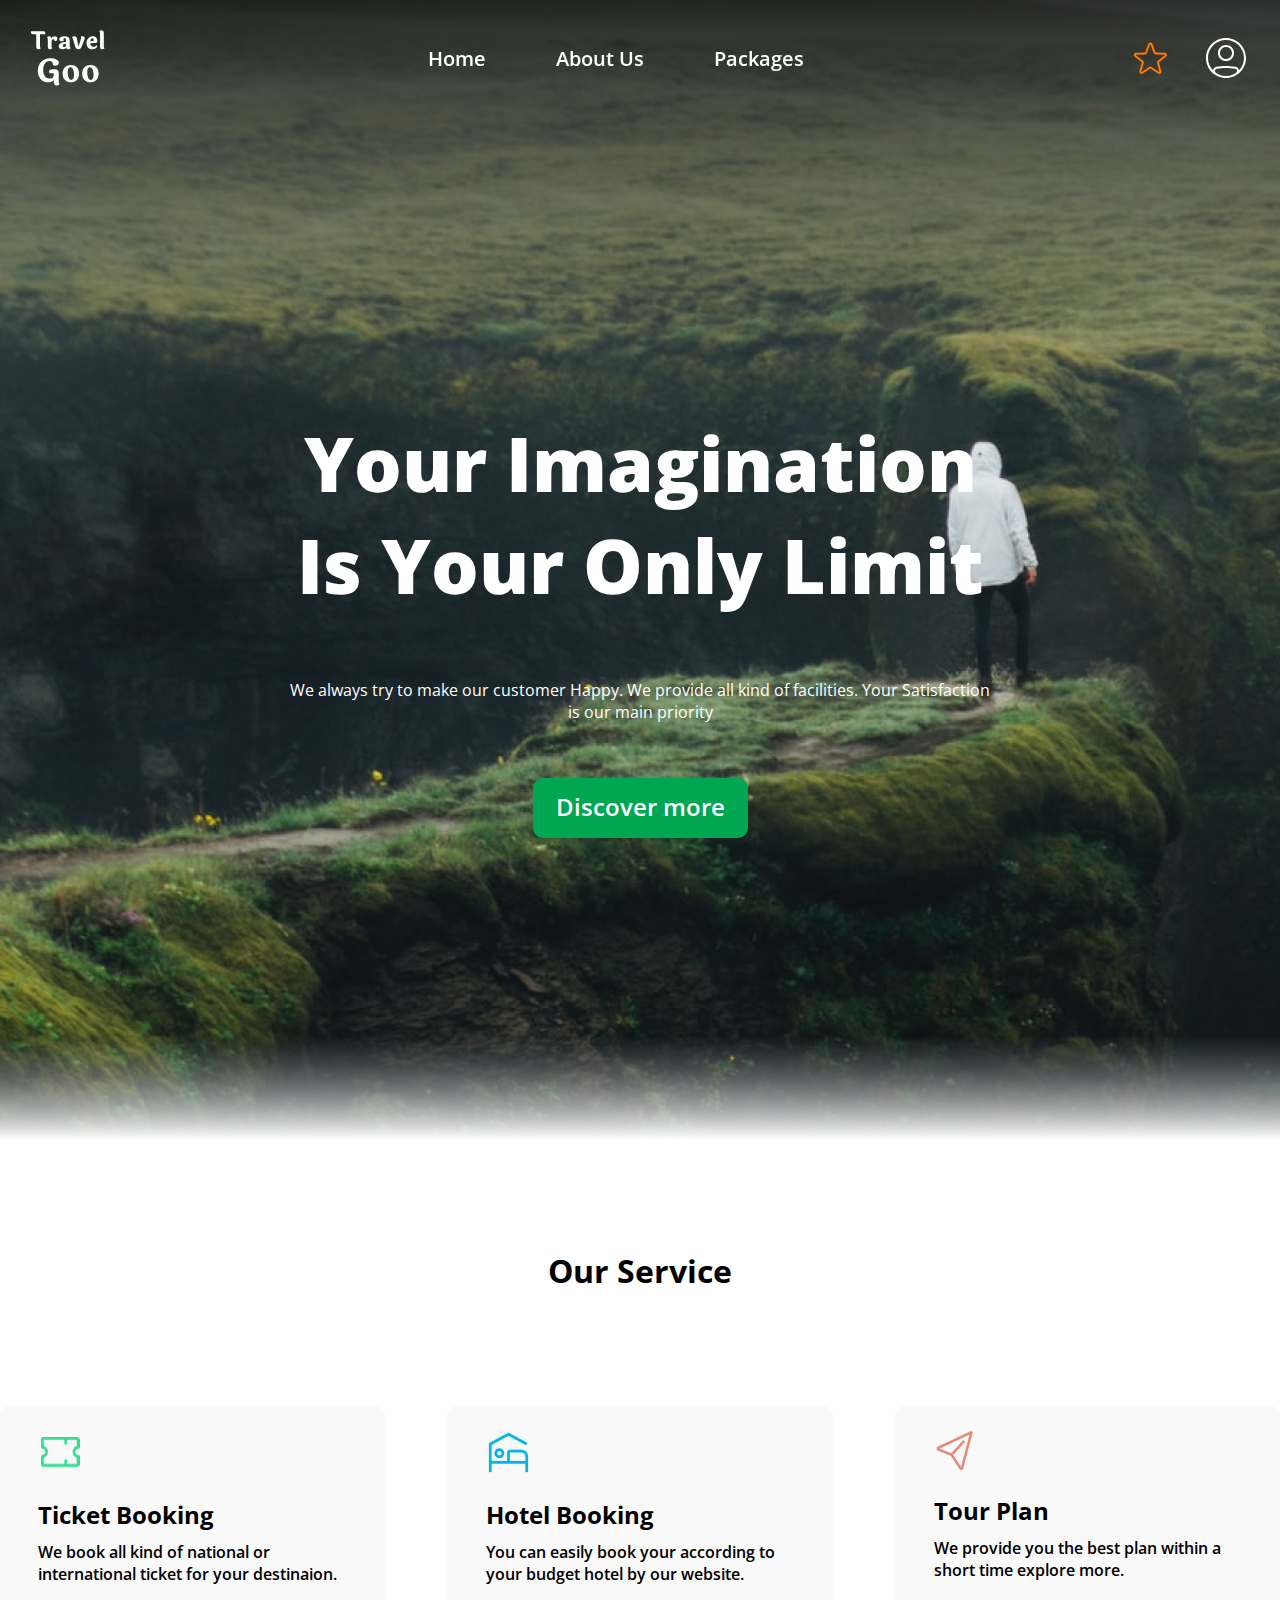
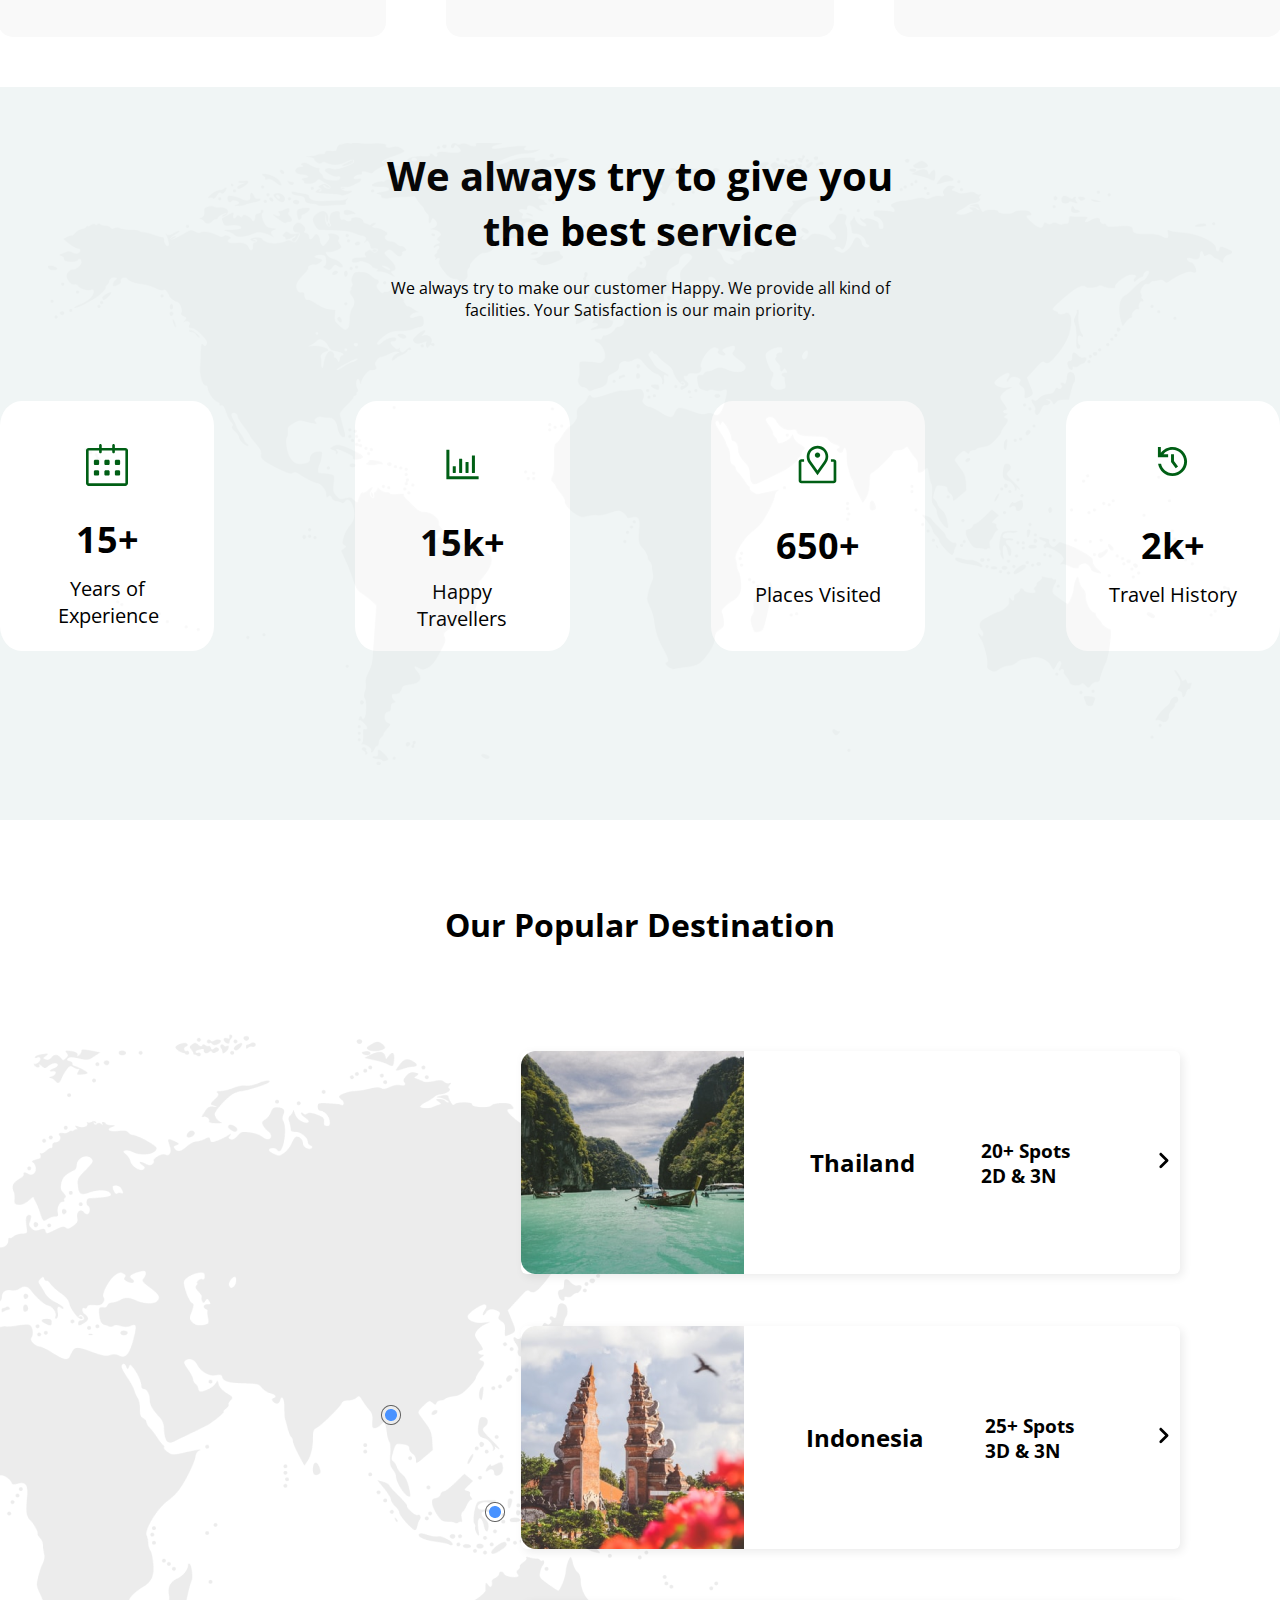
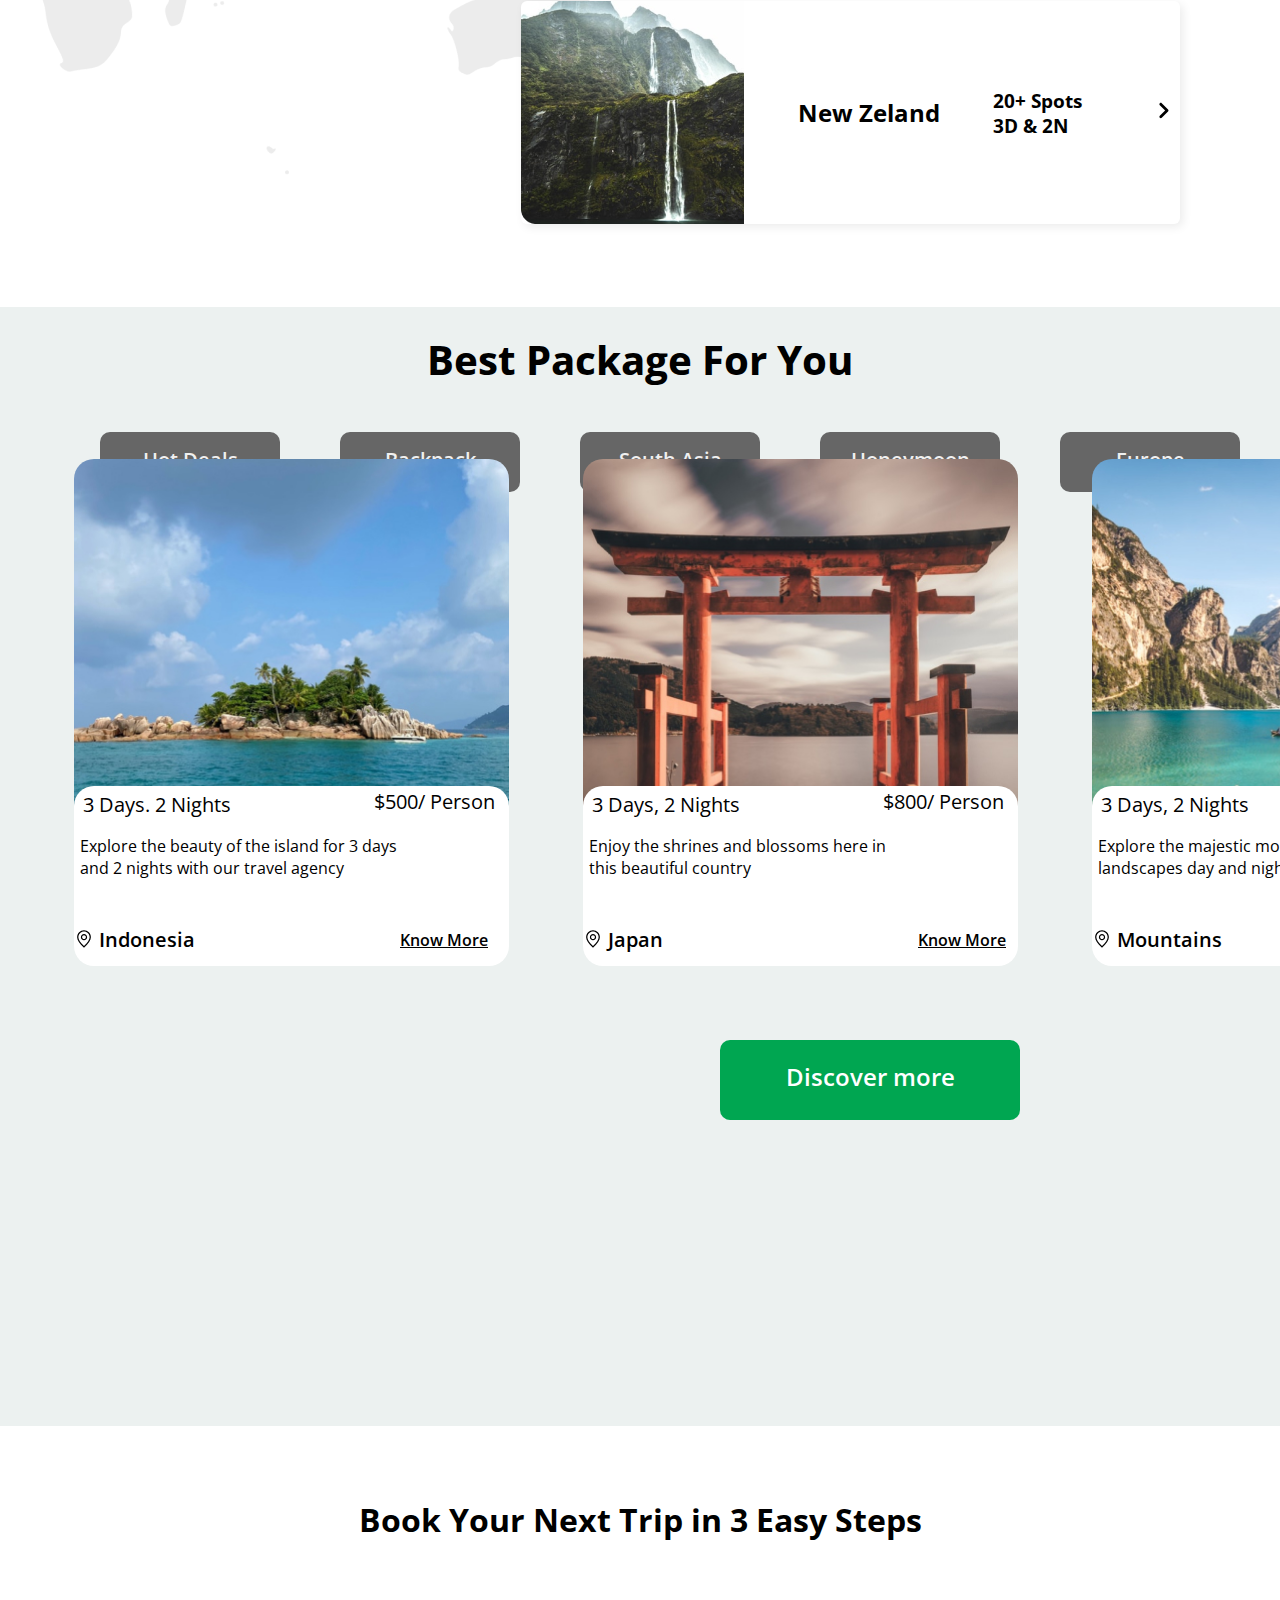
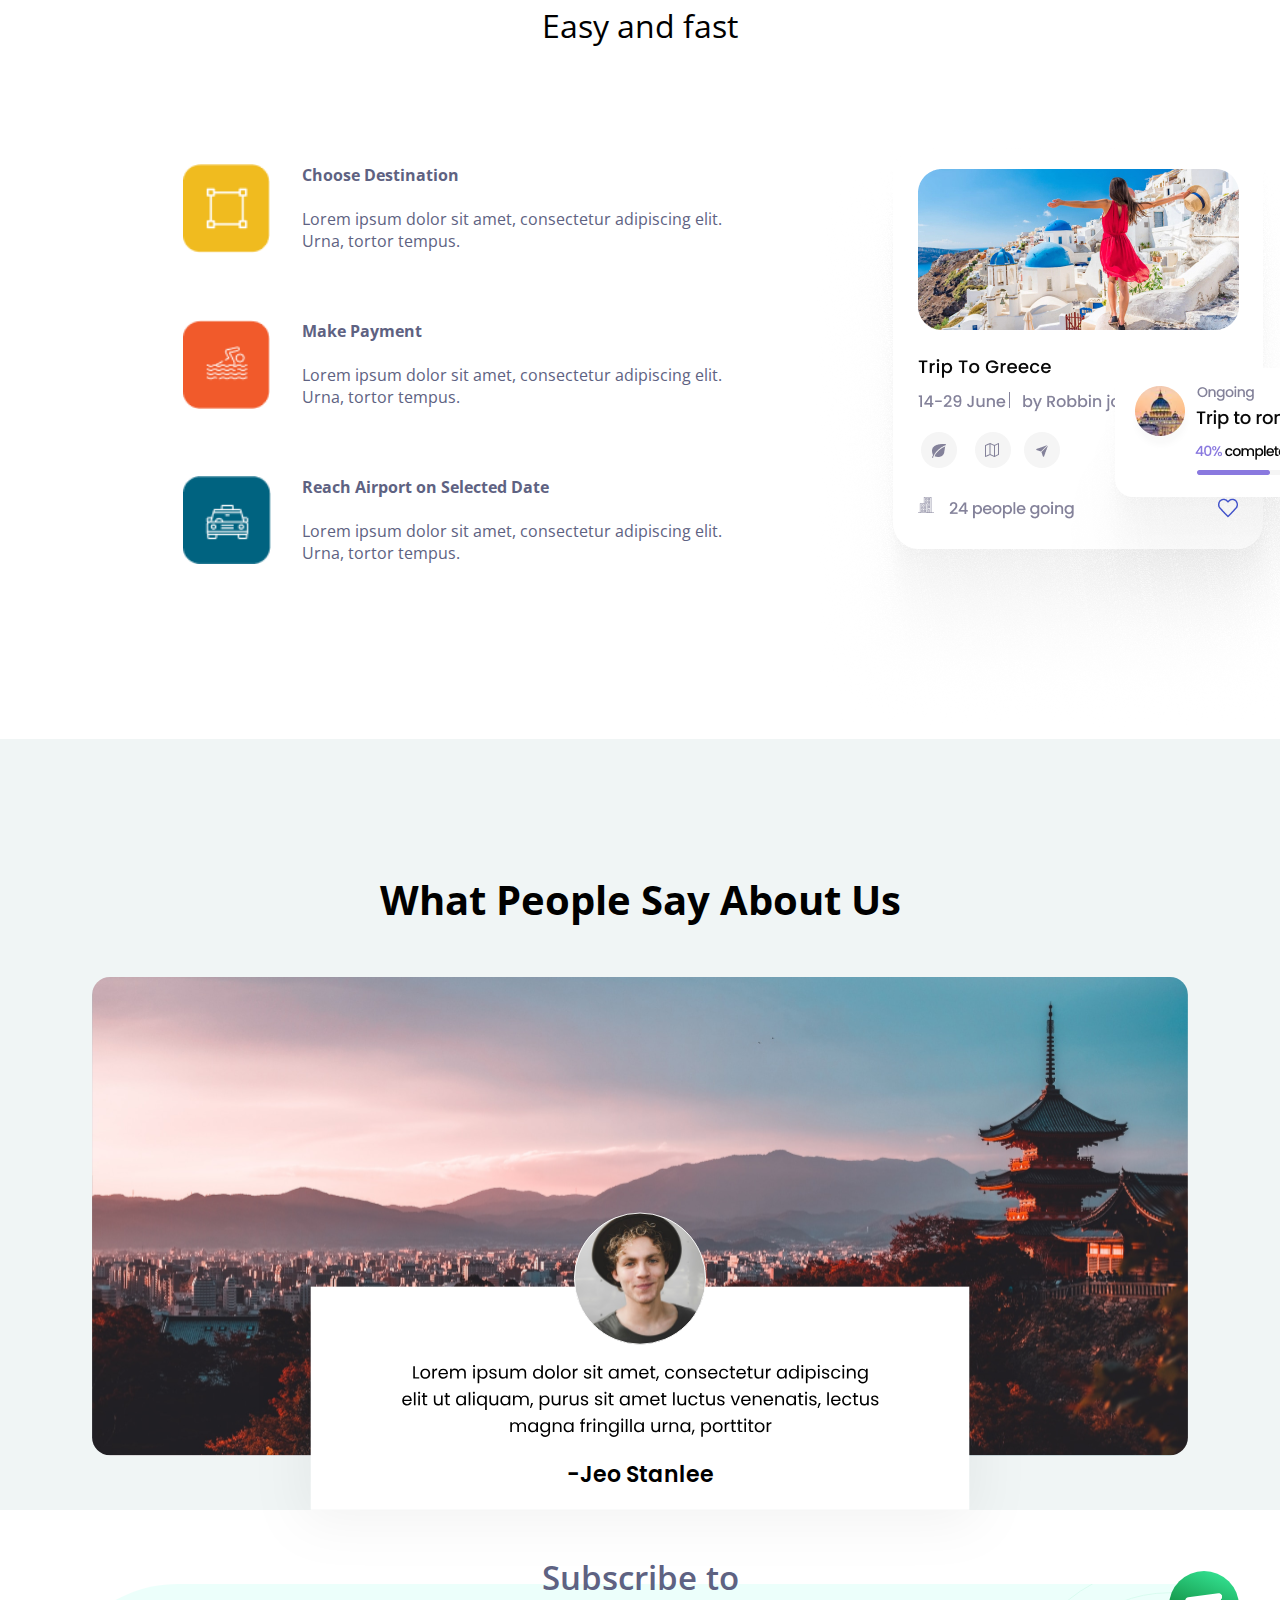
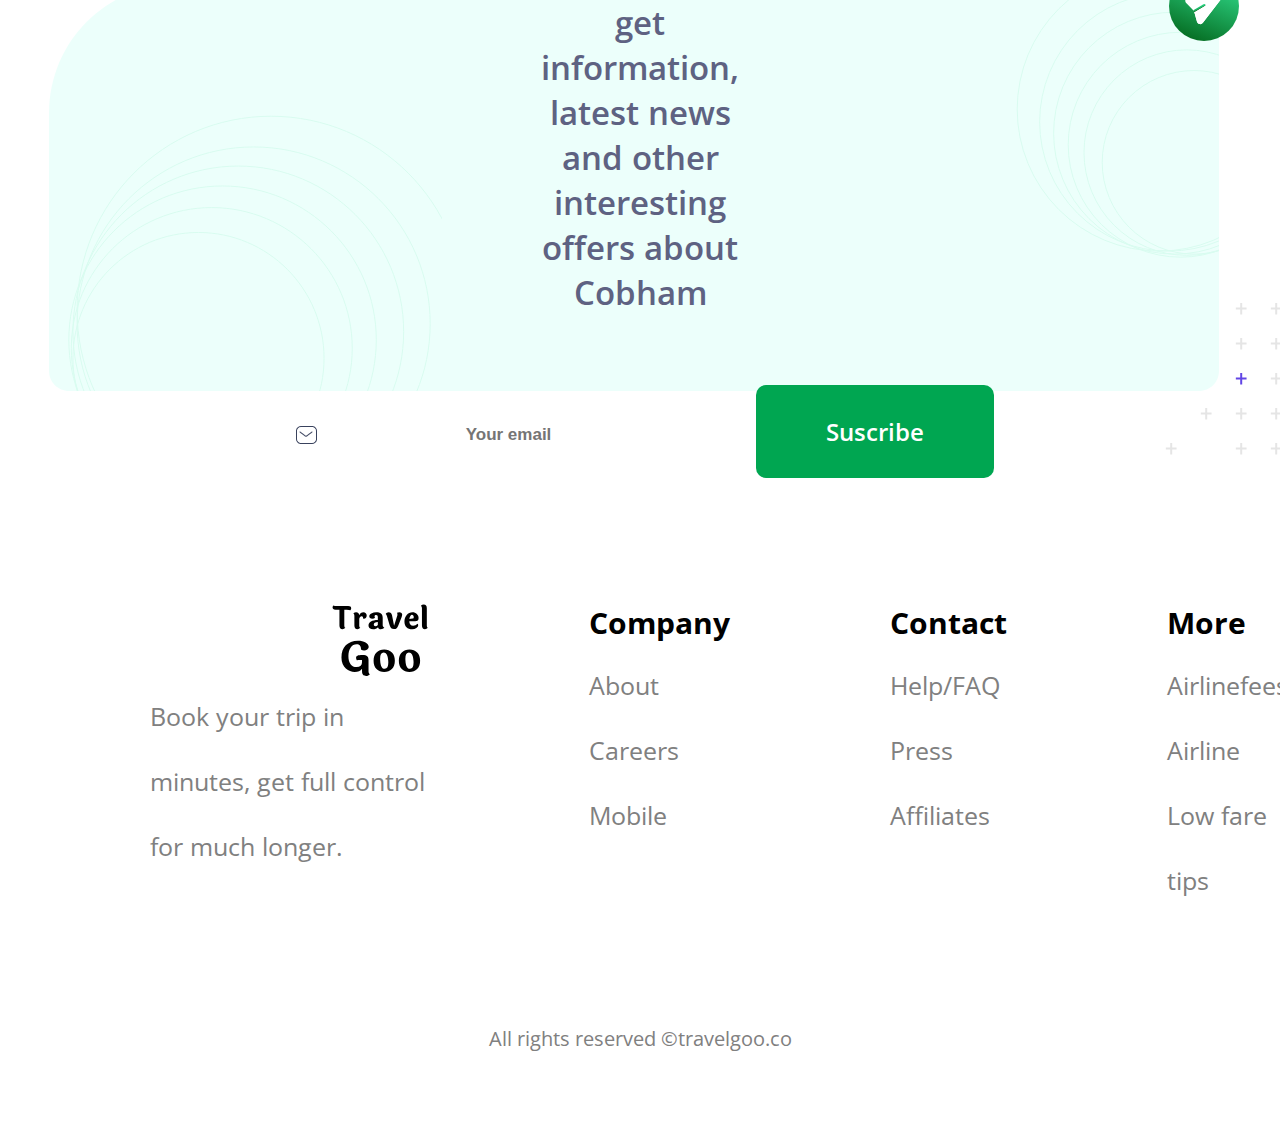
<file: index.html>
<!DOCTYPE html>
<html lang="es-MX">

<head>
    <meta charset="UTF-8">
    <meta name="viewport" content="width=device-width, initial-scale=1.0">
    <link rel="stylesheet" href="css/travel.css">
    <title>Travel Segundo Parcial</title>
</head>


<body>
    <header>
        <div class="logo">
            <img src="img/logo.svg" alt="Logotipo de Travel Goo" />
        </div>
        <div class="menu">
            <ul>
                <li><a href="#">Home</a></li>
                <li><a href="#">About Us</a></li>
                <li><a href="#">Packages</a></li>
            </ul>
        </div>
        <div class="actions">
            <a href="#">
                <img src="img/favorite-icon.svg" alt="" />
            </a>
            <a href="#">
                <img src="img/login-icon.svg" alt="" />
            </a>
        </div>
    </header>
    <div class="headerBackground"></div>
    <div class="hero">
        <div class="hero_description_Vignete">
            <div class="hero_description">
                <h1>Your Imagination Is
                    Your Only Limit</h1>
                <p>We always try to make our customer Happy. We provide all kind of facilities.
                    Your Satisfaction is our main priority</p>
                <a href="#" class="btn_green">Discover more</a>
            </div>
        </div>
    </div>

    <div class="container">
        <h1>Our Service</h1>
        <div class="services">
            <div class="service-box">
                <div class="Espacios">
                    <div>
                        <img class="Ticket" src="img/Ticketotrave.png">
                    </div>
                    <div class="Text-o">
                        <h4>
                            <span>Ticket Booking</span>
                        </h4>
                        <div>
                            <div class="leyendaChikita"> We book all kind of national or international
                                ticket for your destinaion.
                            </div>
                        </div>
                    </div>
                </div>
            </div>
            <div class="service-box">
                <div class="Espacios">
                    <div>
                        <img src="img/carbon_hotel.png">
                    </div>
                    <div class="Text-o">
                        <h4>
                            <span>Hotel Booking</span>
                        </h4>
                        <div>
                            <div class="leyendaChikita"> You can easily book your according to your
                                budget hotel by our website.
                            </div>
                        </div>
                    </div>
                </div>
            </div>
            <div class="service-box">
                <div class="Espacios">
                    <div>
                        <img src="img/cil_paper-plane.png">
                    </div>
                    <div class="Text-o">
                        <h4>
                            <span>Tour Plan</span>
                        </h4>
                        <div>
                            <div class="leyendaChikita"> We provide you the best plan within a short
                                time explore more.
                            </div>
                        </div>
                    </div>
                </div>
            </div>
        </div>
    </div>
    <div class="service_section">
        <img src="img/mapa_mundi.svg" alt="" class="map_background_best_service">
        <div class="service">
            <div class="service_description">
                <h2>We always try to give you the best service</h2>
                <p>We always try to make our customer Happy. We provide all kind of
                    facilities. Your Satisfaction is our main priority.</p>
            </div>
        </div>
        <div class="service_information">
            <div class="calendar">
                <img src="img/calendar_icon.svg" alt="">
                <h2>15+</h2>
                <p>Years of Experience</p>
            </div>
            <div class="stadistics">
                <img src="img/stadistics_icon.svg" alt="">
                <h2>15k+</h2>
                <p>Happy Travellers</p>
            </div>
            <div class="maps">
                <img src="img/map_icon.svg" alt="">
                <h2>650+</h2>
                <p>Places Visited</p>
            </div>
            <div class="historys">
                <img src="img/history_icon.svg" alt="">
                <h2>2k+</h2>
                <p>Travel History</p>
            </div>
        </div>
    </div>

    <div class="popular">
        <center>
            <h1>Our Popular Destination</h1>
        </center>
        <div class="cajita">
            <div>
                <img src="img/thailand.png" alt="img" width="223" height="223">
                <h2>Thailand</h2>
                <h3 class="desc"> 20+ Spots 2D & 3N</h3>
                <a href="#" class="gothailand">
                    <img src="img/go-click.svg" alt="">
                </a>
            </div>
            <div>
                <img src="img/indonesia.png" alt="" width="223" height="223">
                <h2>Indonesia</h2>
                <h3 class="desc"> 25+ Spots 3D & 3N</h3>
                <a href="#" class="goindonesia">
                    <img src="img/go-click.svg" alt="">
                </a>
            </div>
            <div>
                <img src="img/new.png" alt="" width="223" height="223">
                <h2>New Zeland</h2>
                <h3 class="desc"> 20+ Spots 3D & 2N</h3>
                <a href="#" class="gonew">
                    <img src="img/go-click.svg" alt="">
                </a>
            </div>
        </div>
    </div>

    <div class="Packages">
        <h1>Best Package For You</h1>

        <div class="Bottoms">
            <a href="#" class="btn_gray">Hot Deals</a>
            <a href="#" class="btn_gray">Backpack</a>
            <a href="#" class="btn_gray">South Asia</a>
            <a href="#" class="btn_gray">Honeymoon</a>
            <a href="#" class="btn_gray">Europe</a>
            <a href="#" class="btn_gray">More</a>
        </div>

        <div class="Container">

            <div class="Places">
                <img src="/img/isla.jpg" alt="">
                <div class="white_container">
                    <h1>3 Days. 2 Nights</h1>
                    <h2>$500/ Person</h2>
                    <p>Explore the beauty of the island for 3 days<br> and 2 nights with our travel agency</p>
                    <div class="Text">
                        <img src="/img/location_mark.svg" alt="">
                        <h3>Indonesia</h3>
                        <h4><a href="#">Know More</a></h4>
                    </div>
                </div>
            </div>

            <div class="Places">
                <img src="/img/japan.jpg" alt="">
                <div class="white_container">
                    <h1>3 Days, 2 Nights</h1>
                    <h2>$800/ Person</h2>
                    <p>Enjoy the shrines and blossoms here in<br> this beautiful country</p>
                    <div class="Text">
                        <img src="/img/location_mark.svg" alt="">
                        <h3>Japan</h3>
                        <h5><a href="#" class="Know_More">Know More</a></h5>
                    </div>
                </div>
            </div>
            <div class="Places">
                <img src="/img/mountains.jpg" alt="">
                <div class="white_container">
                    <h1>3 Days, 2 Nights</h1>
                    <h2>$600/ Person</h2>
                    <p>Explore the majestic mountains and<br> landscapes day and night</p>
                    <div class="Text">
                        <img src="/img/location_mark.svg" alt="">
                        <h3>Mountains</h3>
                        <h4><a href="#">Know More</a></h4>
                    </div>
                </div>
            </div>
        </div>
        <div class="Bottoms">
            <a href="#" class="btn_green3">Discover more</a>
        </div>
    </div>
    <div class="prisionparacajas">
        <div class="Ventajas_signo_de_interrogacion">
            <h1>Book Your Next Trip in 3 Easy Steps</h1>
            <p>Easy and fast</p>
            <div class="OtraClaseNoma">
                <div class="Destination">
                    <div class="contenido_chistoso">
                        <div class="imagengege">
                            <img src="img/GroupBook1.png" />
                        </div>
                        <div style="margin-left: 25px;">
                            <p style="justify-content: right;">
                            <h2>Choose Destination</h2><br>
                            Lorem ipsum dolor sit amet, consectetur
                            adipiscing elit. Urna, tortor tempus.</p>
                        </div>
                    </div>
                    <div class="contenido_chistoso">
                        <div class="imagengege">
                            <img src="img/GroupBook2.png" />
                        </div>
                        <div style="margin-left: 25px;">
                            <p style="justify-content: right;">
                            <h2>Make Payment</h2><br>
                            Lorem ipsum dolor sit amet, consectetur
                            adipiscing elit. Urna, tortor tempus.</p>
                        </div>
                    </div>
                    <div class="contenido_chistoso">
                        <div class="imagengege">
                            <img src="img/GroupBook3.png" />
                        </div>
                        <div style="margin-left: 25px;">
                            <p style="justify-content: right;">
                            <h2>Reach Airport on Selected Date</h2><br>
                            Lorem ipsum dolor sit amet, consectetur
                            adipiscing elit. Urna, tortor tempus.</p>
                        </div>
                    </div>
                </div>
                <div class="LaDoña">
                    <img src="img/UnaDoñaFelizOAlgoAsi.png" style="margin-left: 10%;" />
                </div>
            </div>
        </div>
    </div>
    <div class="people_say_section">
        <div class="people_say">
            <div class="people_say_description">
                <h2>What People Say About Us</h2>
            </div>
            <div class="people_say_opinions">
                <div class="people_say_image_slider">
                    <p>-Jeo Stanlee</p>
                    <img src="img/people_opinions.svg" alt="">
                </div>
            </div>
        </div>
    </div>
    <div class="suscribe">
        <div>
            <div class="cajita-ultimate">
                <div class="suscaja">
                    <p style="color: #5E6282;">Subscribe to get information, latest news and other
                        interesting offers about Cobham</p>
                </div>
                <div class="subcajasus">
                    <input class="mail" type="email" placeholder="Your email" name="email">
                    <a href="#" class="btn_green4">Suscribe</a>
                </div>
            </div>
        </div>
    </div>
    <footer class="footer">
        <div class="footer-column">
            <img src="img/logo-black.svg" alt="logo en negro" width="97" height="77" class="logo-black">
            <p>Book your trip in minutes, get full control for much longer.</p>
        </div>
        <div class="footer-column">
            <h3>Company</h3>
            <p><a href="#">About</a></p>
            <p><a href="#">Careers</a></p>
            <p><a href="#">Mobile</a></p>
        </div>
        <div class="footer-column">
            <h3>Contact</h3>
            <p><a href="#">Help/FAQ</a></p>
            <p><a href="#">Press</a></p>
            <p><a href="#">Affiliates</a></p>
        </div>
        <div class="footer-column">
            <h3>More</h3>
            <p><a href="#">Airlinefees</a></p>
            <p><a href="#">Airline</a></p>
            <p><a href="#">Low fare tips</a></p>
        </div>
        <div class="footer-column">
            <div class="social-icons">
                <img src="img\facebook.jpg" alt="Facebook" width="57" height="57">
                <img src="img/insta.jpg" alt="Instagram" width="57" height="57">
                <img src="img/twiter.jpg" alt="Twitter" width="57" height="57">
            </div>
            <p>Discover our app</p>
            <div class="app-buttons">
                <img src="img/Google Play.jpg" alt="Google Play" width="150" height="50">
                <img src="img/Play Store.jpg" alt="Play store" width="150" height="50">
            </div>
        </div>
    </footer>
    <div class="footer-bottom">
        <p>All rights reserved ©travelgoo.co</p>
    </div>
</body>

</html>
</file>
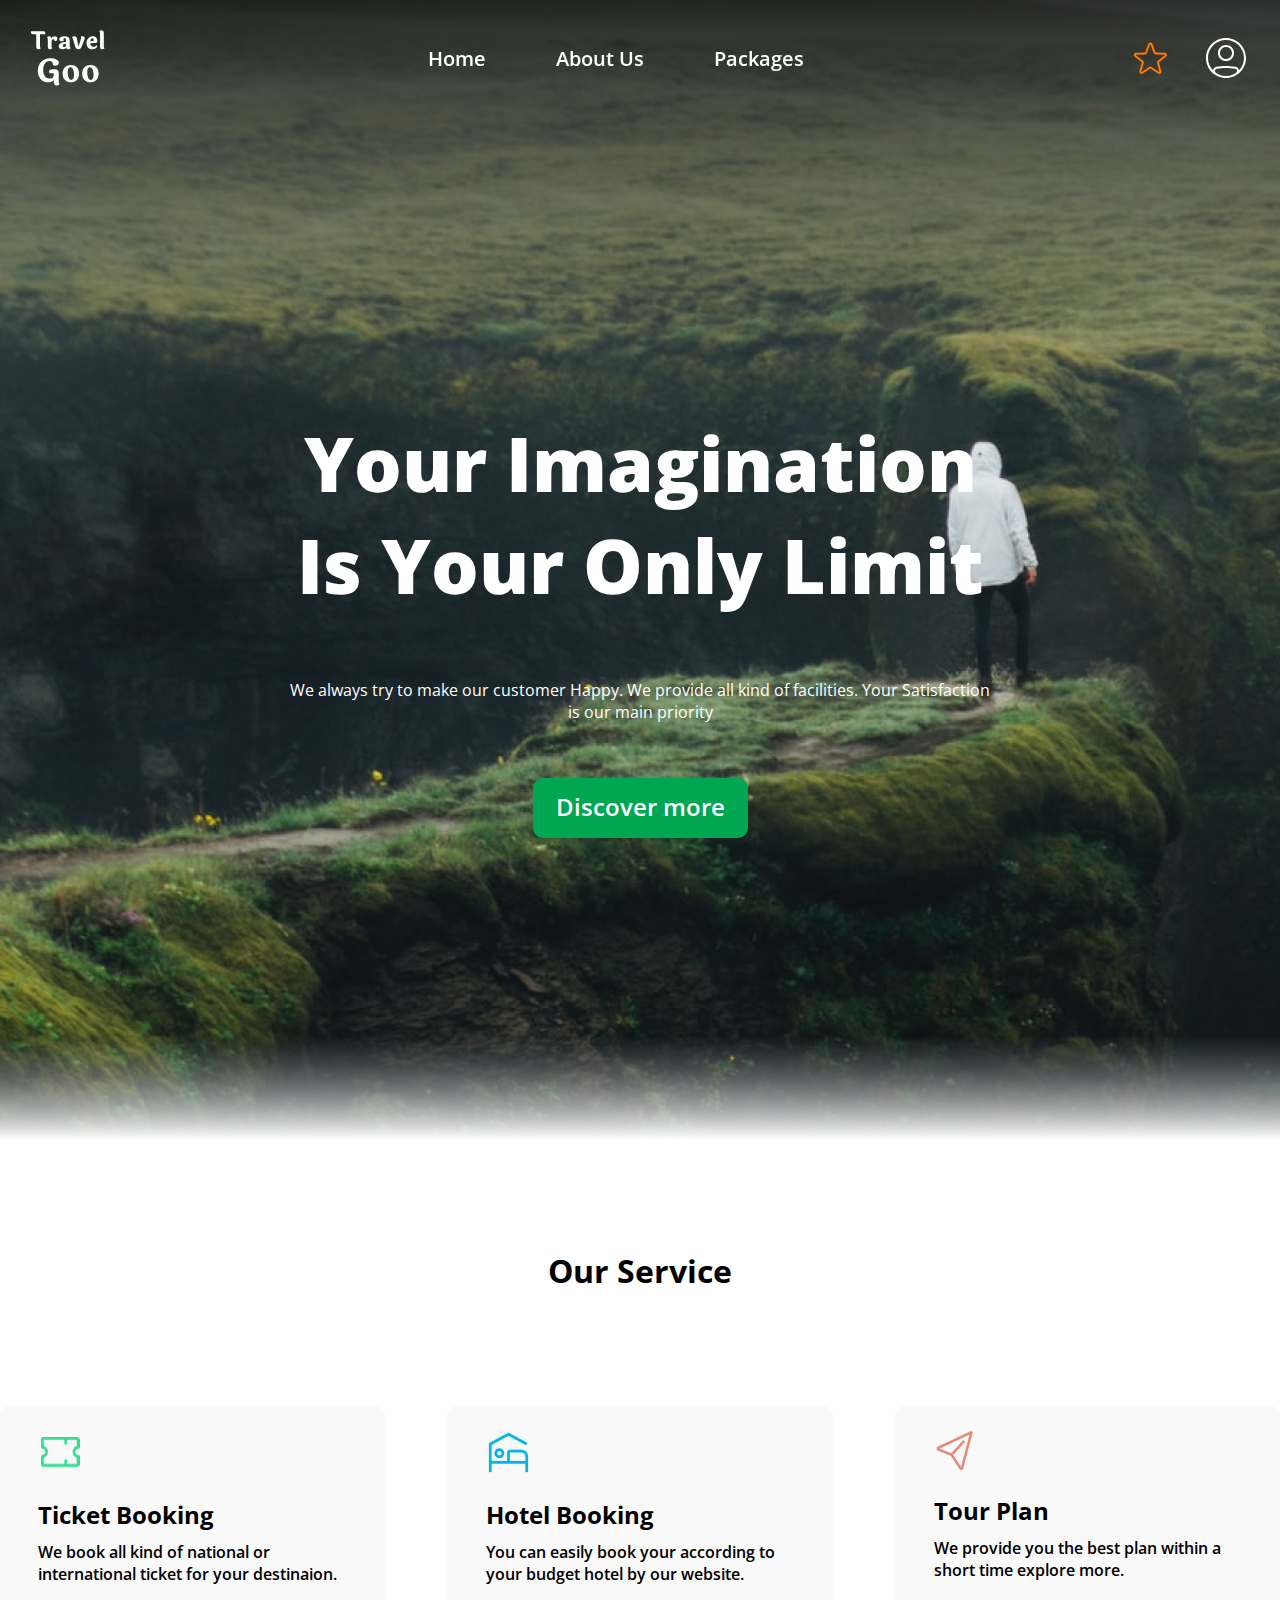
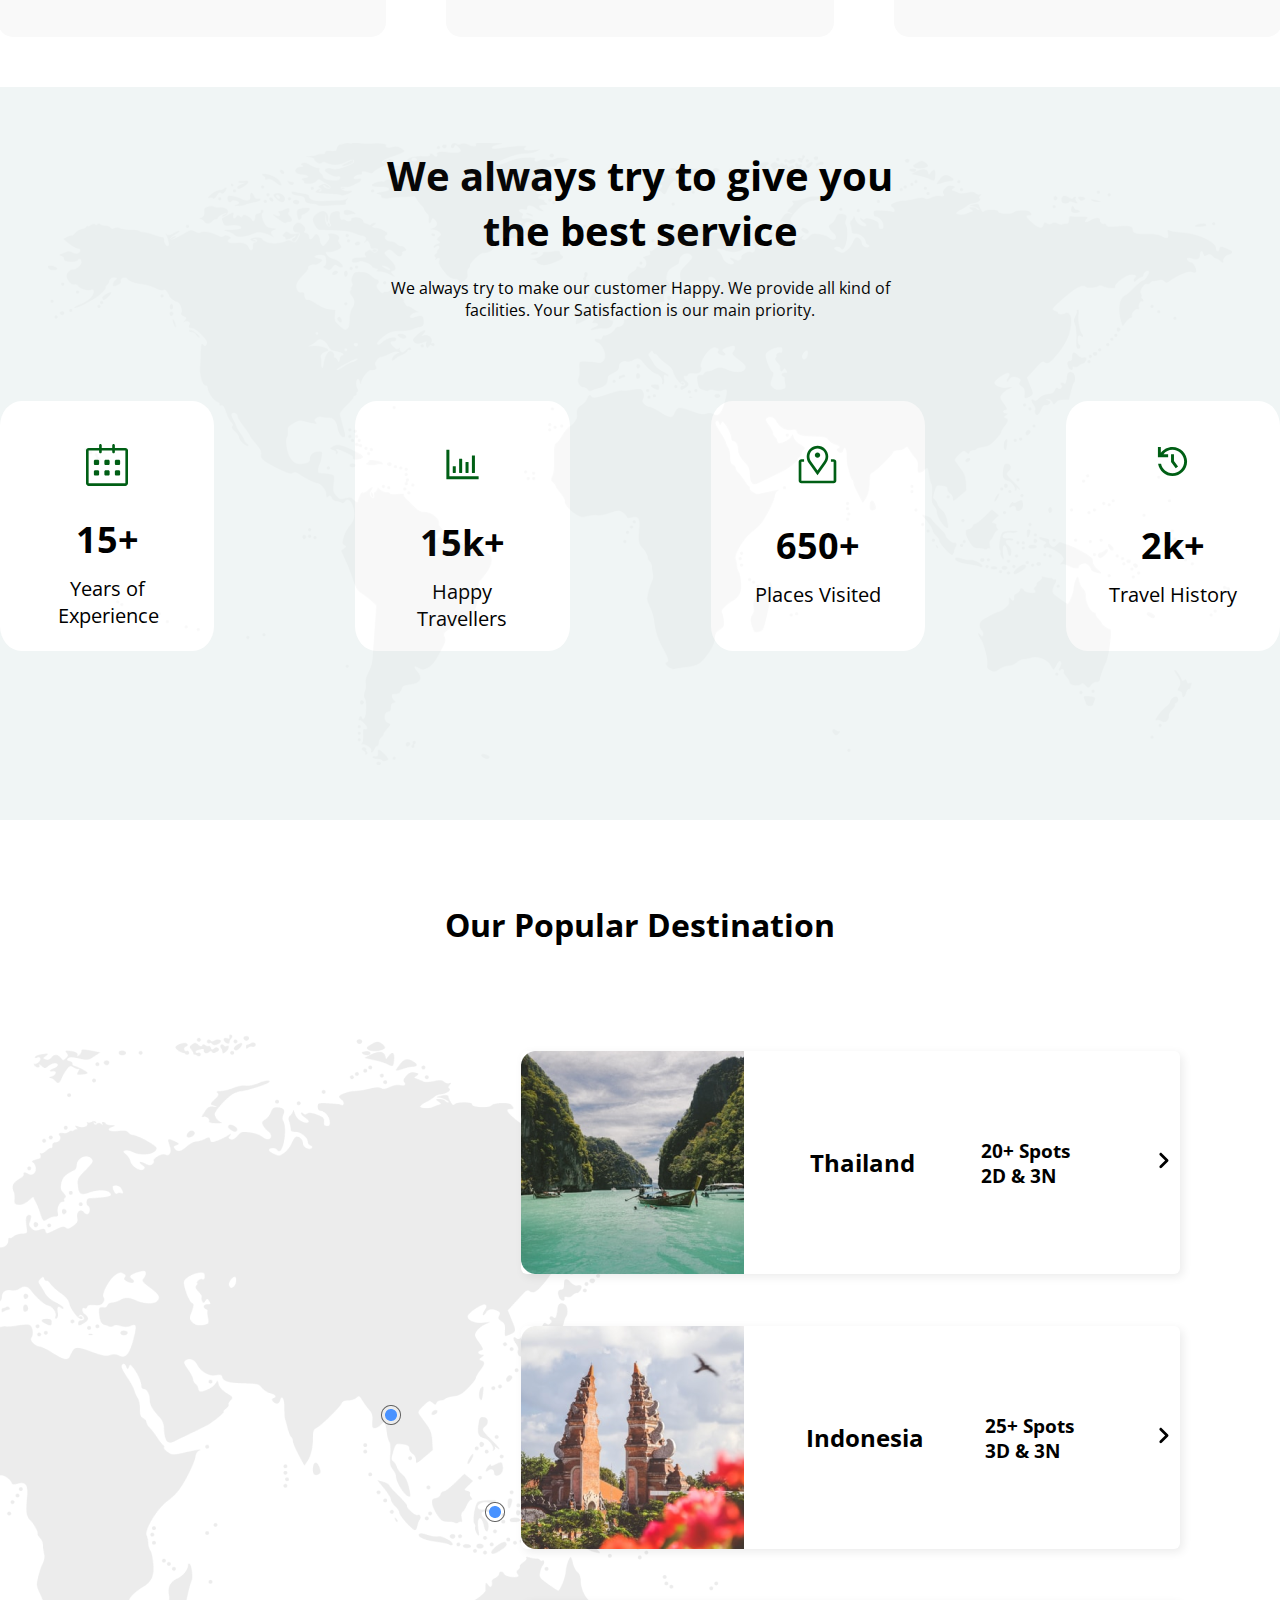
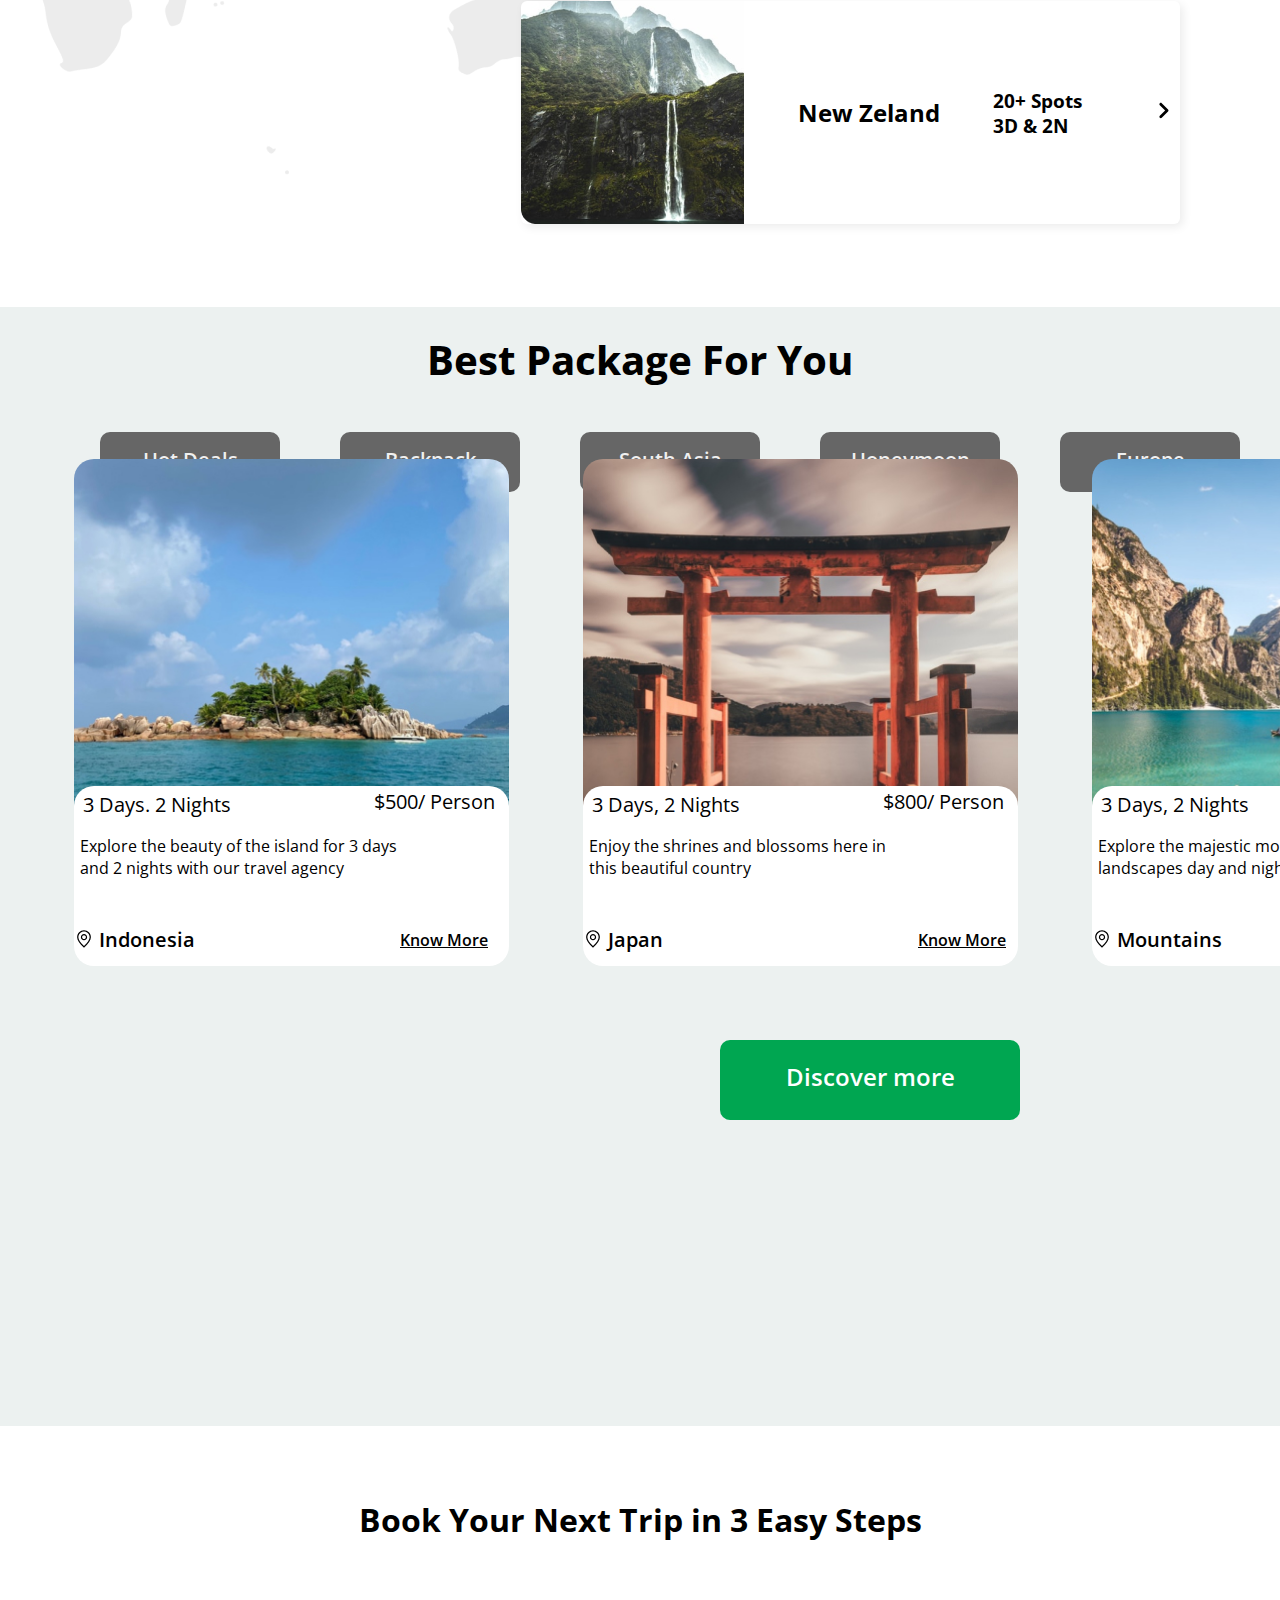
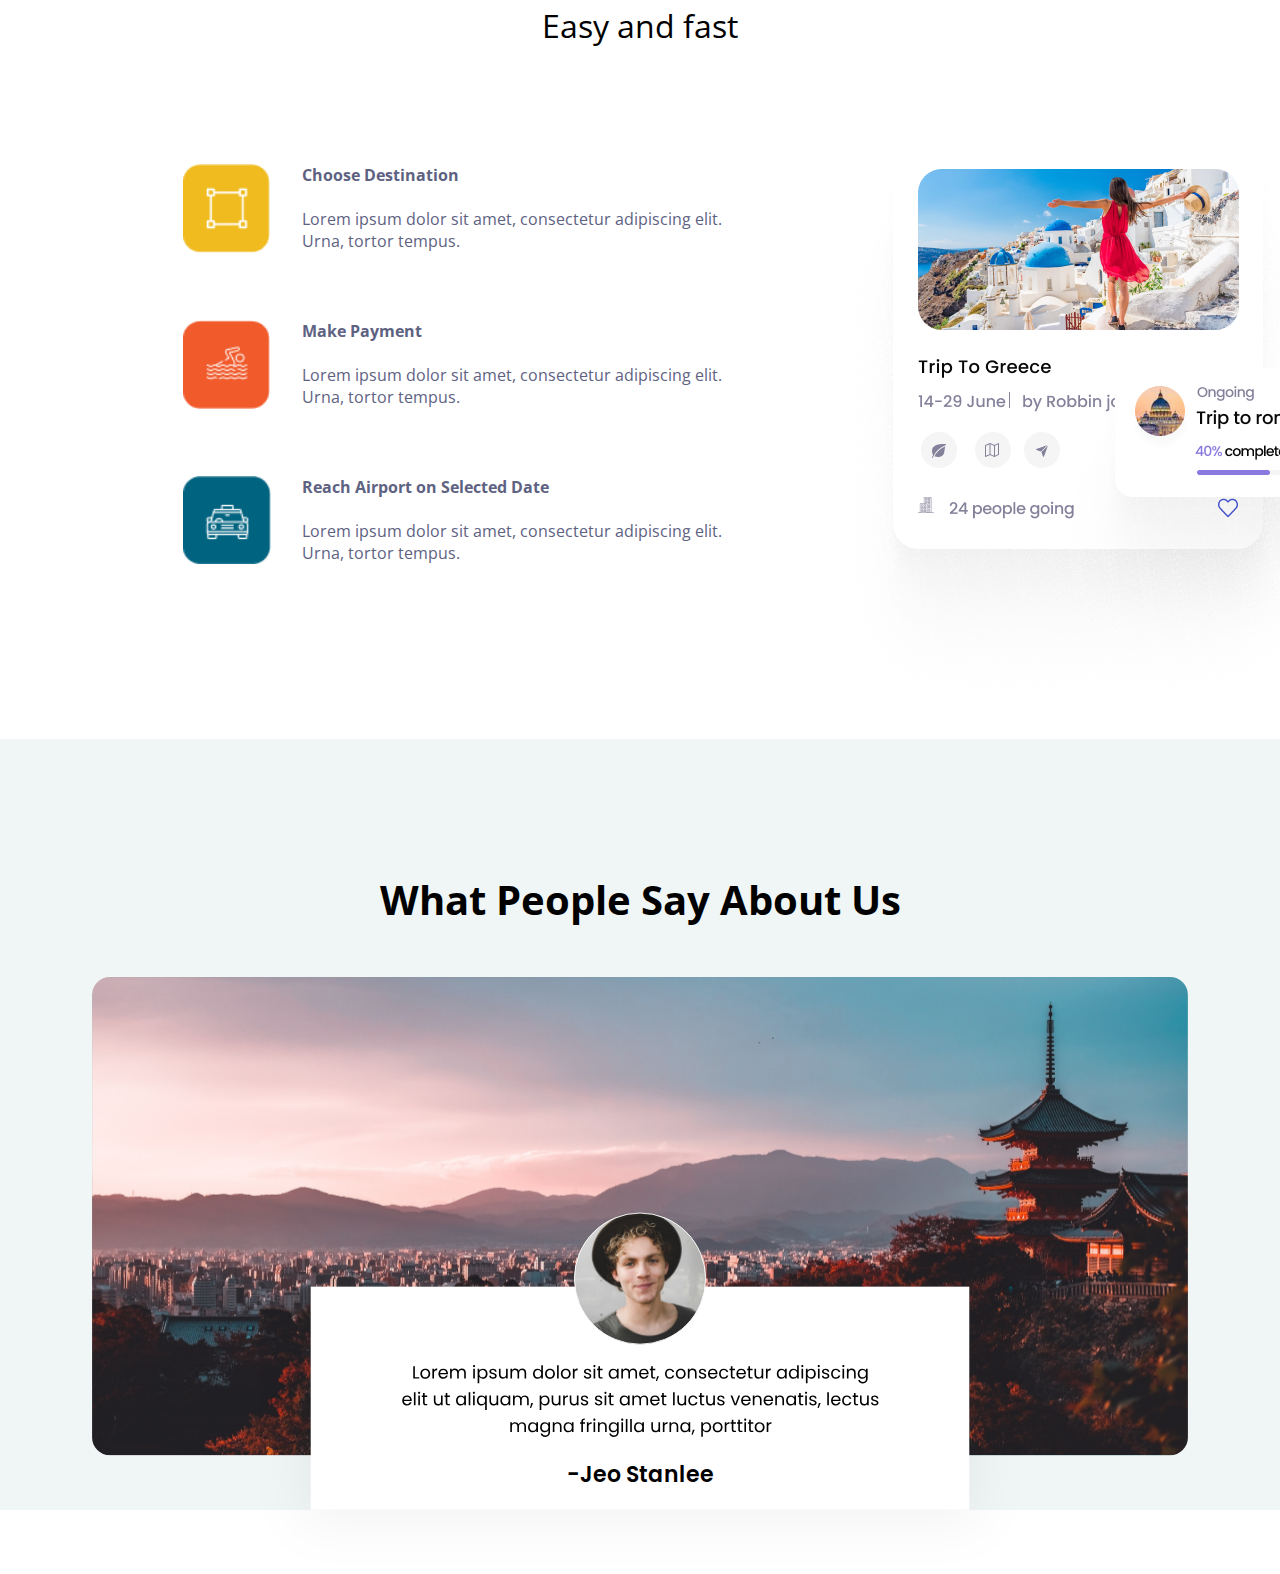
<file: travel.html>
<!DOCTYPE html>
<html lang="es-MX">
<head>
    <meta charset="UTF-8">
    <meta name="viewport" content="width=device-width, initial-scale=1.0">
    <link rel="stylesheet" href="css/travel.css">
    <title>Travel Segundo Parcial</title>
</head>


<body>
    <header>
        <div class="logo">
        <img src="img/logo.svg" alt="Logotipo de Travel Goo" />
        </div>
        <div class="menu">
            <ul>
                <li><a href="#">Home</a></li>
                <li><a href="#">About Us</a></li>
                <li><a href="#">Packages</a></li>
            </ul>
        </div>
        <div class="actions">
            <a href="#">
                <img src="img/favorite-icon.svg" alt="" />
            </a>
            <a href="#">
                <img src="img/login-icon.svg" alt="" />
            </a>
        </div>    
    </header>
    <div class="hero">
        <div class="hero_description_Vignete">
        <div class="hero_description">
            <h1>Your Imagination Is 
              Your Only Limit</h1>
            <p>We always try to make our customer Happy. We provide all kind of facilities.
                Your Satisfaction is our main priority</p>
            <a href="#" class="btn_green">Discover more</a>      
        </div>
        </div>
    </div>
    
    <div class="container">
        <h1>Our Service</h1>
        <div class="services">
            <div class="service-box">
                <div class="Espacios">
                    <div>
                        <img class="Ticket" src="img/Ticketotrave.png">
                    </div>
                    <div class="Text-o">
                        <h4>
                            <span>Ticket Booking</span>
                        </h4>
                        <div>
                            <div class="leyendaChikita"> We book all kind of national or international
                                ticket for your destinaion. 
                            </div>
                        </div>
                    </div>
                </div>
            </div>
            <div class="service-box">
                <div class="Espacios">
                    <div>
                        <img src="img/carbon_hotel.png">
                    </div>
                    <div class="Text-o">
                        <h4>
                            <span>Hotel Booking</span>
                        </h4>
                        <div>
                            <div class="leyendaChikita"> You can easily book your according to your
                                budget hotel by our website. 
                            </div>
                        </div>
                    </div>
                </div>
            </div>
            <div class="service-box">
                <div class="Espacios">
                    <div>
                        <img src="img/cil_paper-plane.png">
                    </div>
                    <div class="Text-o">
                        <h4>
                            <span>Tour Plan</span>
                        </h4>
                        <div>
                            <div class="leyendaChikita"> We provide you the best plan within a short
                                time explore more. 
                            </div>
                        </div>
                    </div>
                </div>
            </div>
        </div>
    </div>
    <div class="service_section">
        <img src="img/mapa_mundi.svg" alt="" class="map_background_best_service"> 
        <div class="service">
            <div class="service_description">
                <h2>We always try to give you the best service</h2>
                <p>We always try to make our customer Happy. We provide all kind of
                    facilities. Your Satisfaction is our main priority.</p>
            </div>
        </div>
        <div class="service_information">
            <div class="calendar">
                <img src="img/calendar_icon.svg" alt="">
                <h2>15+</h2>
                <p>Years of Experience</p>
            </div>
            <div class="stadistics">
                <img src="img/stadistics_icon.svg" alt="">
                <h2>15k+</h2>
                <p>Happy Travellers</p>
            </div>
            <div class="maps">
                <img src="img/map_icon.svg" alt="">
                <h2>650+</h2>
                <p>Places Visited</p>
            </div>
            <div class="historys">
                <img src="img/history_icon.svg" alt="">
                <h2>2k+</h2>
                <p>Travel History</p>
            </div>
        </div>
    </div> 
    
    <div class="popular">
            <center>
            <h1>Our Popular Destination</h1>
            </center>
            <div class="cajita">
                <div>
                    <img src="img/thailand.png" alt="img" width="223" height="223">
                    <h2>Thailand</h2>
                    <h3 class="desc"> 20+ Spots 2D & 3N</h3>
                    <a href="#" class="gothailand">
                    <img src="img/go-click.svg" alt="">
                    </a>
                </div>
                <div>
                    <img src="img/indonesia.png" alt="" width="223" height="223">
                    <h2>Indonesia</h2>
                    <h3 class="desc"> 25+ Spots 3D & 3N</h3>
                    <a href="#" class="goindonesia">
                    <img src="img/go-click.svg" alt="" >
                    </a>
                </div>
                <div>
                    <img src="img/new.png" alt="" width="223" height="223">
                    <h2>New Zeland</h2>
                    <h3 class="desc"> 20+ Spots 3D & 2N</h3>    
                    <a href="#" class="gonew">
                    <img src="img/go-click.svg" alt="">
                    </a>
                </div>
            </div>
    </div>

    <div class="Packages">
        <h1>Best Package For You</h1>
        
        <div class="Bottoms">     
            <a href="#" class="btn_gray">Hot Deals</a>
            <a href="#" class="btn_gray">Backpack</a>
            <a href="#" class="btn_gray">South Asia</a>
            <a href="#" class="btn_gray">Honeymoon</a>
            <a href="#" class="btn_gray">Europe</a>
            <a href="#" class="btn_gray">More</a>
        </div>
        
        <div class="Container">

            <div class="Places">
                <img src="/img/isla.jpg" alt="">
                <div class="white_container">
                    <h1>3 Days. 2 Nights</h1>
                    <h2>$500/ Person</h2>
                    <p>Explore the beauty of the island for 3 days<br> and 2 nights with our travel agency</p>
                    <div class="Text">
                        <img src="/img/location_mark.svg" alt="">
                        <h3>Indonesia</h3>
                        <h4><a href="#">Know More</a></h4>
                    </div>
                </div>
            </div>
            
            <div class="Places">
                <img src="/img/japan.jpg" alt="">
                <div class="white_container">
                    <h1>3 Days, 2 Nights</h1>
                    <h2>$800/ Person</h2>
                    <p>Enjoy the shrines and blossoms here in<br> this beautiful country</p>
                    <div class="Text">
                        <img src="/img/location_mark.svg" alt="">
                        <h3>Japan</h3>
                        <h5><a href="#" class="Know_More">Know More</a></h5>
                    </div>
                </div>
            </div>
            <div class="Places">
                <img src="/img/mountains.jpg" alt="">
                <div class="white_container">
                    <h1>3 Days, 2 Nights</h1>
                    <h2>$600/ Person</h2>
                    <p>Explore the majestic mountains and<br> landscapes day and night</p>
                    <div class="Text">
                        <img src="/img/location_mark.svg" alt="">
                        <h3>Mountains</h3>
                        <h4><a href="#">Know More</a></h4>
                    </div>
                </div>
            </div>              
        </div>
        <div class="Bottoms">
            <a href="#" class="btn_green3">Discover more</a>
        </div>
    </div>
    <div class="prisionparacajas">
        <div class="Ventajas_signo_de_interrogacion">
            <h1>Book Your Next Trip in 3 Easy Steps</h1>
            <p>Easy and fast</p>
            <div class="OtraClaseNoma">
                <div class="Destination">
                    <div class="contenido_chistoso">
                        <div class="imagengege">
                            <img src="img/GroupBook1.png" />
                        </div>
                        <div style="margin-left: 25px;">                    
                            <p style="justify-content: right;"><h2>Choose Destination</h2><br>
                            Lorem ipsum dolor sit amet, consectetur 
                            adipiscing elit. Urna, tortor tempus.</p>
                        </div>
                    </div>
                    <div class="contenido_chistoso">
                        <div class="imagengege">
                            <img src="img/GroupBook2.png" />
                        </div>
                        <div style="margin-left: 25px;">                    
                            <p style="justify-content: right;"><h2>Make Payment</h2><br>
                            Lorem ipsum dolor sit amet, consectetur 
                            adipiscing elit. Urna, tortor tempus.</p>
                        </div>
                    </div>
                    <div class="contenido_chistoso">
                        <div class="imagengege">
                            <img src="img/GroupBook3.png" />
                        </div>
                        <div style="margin-left: 25px;">                    
                            <p style="justify-content: right;"><h2>Reach Airport on Selected Date</h2><br>
                            Lorem ipsum dolor sit amet, consectetur 
                            adipiscing elit. Urna, tortor tempus.</p>
                        </div>
                    </div>
                </div>
                <div class="LaDoña">
                    <img src="img/UnaDoñaFelizOAlgoAsi.png" style="margin-left: 10%;"/>
                </div>
            </div>
        </div>    
    </div>
    <div class="people_say_section">
        <div class="people_say">
            <div class="people_say_description">
                <h2>What People Say About Us</h2>
            </div>
            <div class="people_say_opinions">
                <div class="people_say_image_slider">
                    <p>-Jeo Stanlee</p>
                    <img src="img/people_opinions.svg" alt="">
                </div>
            </div>
        </div>
    </div>
</body>
</html>
</file>
<file: css/travel.css>
@import url('https://fonts.googleapis.com/css2?family=Open+Sans:ital,wght@0,300..800;1,300..800&display=swap');
@import url('https://fonts.googleapis.com/css2?family=Open+Sans:ital,wght@0,300..800;1,300..800&family=Poppins:ital,wght@0,100;0,200;0,300;0,400;0,500;0,600;0,700;0,800;0,900;1,100;1,200;1,300;1,400;1,500;1,600;1,700;1,800;1,900&display=swap');

* {
    margin: 0;
    padding: 0;
    box-sizing: border-box;
}

body {
    font-family: "Open Sans", sans-serif;
}

header {
    width: 100%;
    position: fixed;
    display: flex;
    justify-content: space-between;
    padding: 30px;
    z-index: 2;
}

.headerBackground {
    height: 100px;
    background: #000;
    position: fixed;
    top: 0;
    z-index: 1;
    width: 100%;
}

.menu {
    width: 382px;
}

.menu ul {
    list-style: none;
    display: flex;
    gap: 70px;
}

.menu a {
    color: #fff;
    font-weight: 600;
    text-decoration: none;
    font-size: 20px;
    transition: all 0.5s ease;
    display: block;
    padding: 15px 0;
}

.menu a:hover {
    color: #f0f0f0;
    transform: scale(1.1);
}

.hero {
    width: 100%;
    height: 1177px;
    background-image: url('../img/background-hero.jpg');
    display: flex;
    align-items: center;
    justify-content: center;
    position: relative;
    z-index: 1;
}

.hero_description_Vignete {
    width: 100%;
    height: 1177px;
    background-image: url('../img/Rectangle 3.svg');
    display: flex;
    align-items: center;
    justify-content: center;
}

.hero_description {
    width: 700px;
}

.hero_description h1 {
    color: #fff;
    font-size: 75px;
    font-weight: 900;
    text-align: center;
}

.hero_description p {
    color: #fff;
    font-size: 16px;
    text-align: center;
    margin: 55px auto;
}

.hero_description .btn_green {
    width: 215px;
    height: 60px;
    background: #00A651;
    border-radius: 10px;
    text-align: center;
    color: #fff;
    display: block;
    margin: auto;
    font-size: 24px;
    font-weight: 600;
    text-decoration: none;
    padding: 12px 0;
    transition: all 0.5s ease;
}

.hero_description .btn_green:hover {
    background: #fff;
    color: #00A651;
}

.actions {
    display: flex;
    align-items: center;
    gap: 34px;
}

.container {
    text-align: center;
}

h1 {
    font-size: 2em;
    margin-top: 72px;
    margin-bottom: 63px;
}

.services {
    display: flex;
    justify-content: center;
}

.service-box {
    font-weight: 600;
    font-size: 24px;
    width: 416px;
    height: 232px;
    display: flex;
    margin: 50px 30px;
    padding: 15px 30px 30px 30px;
    border-radius: 15px;
    gap: 20px;
    background-color: #F9F9F9;
    transition: all 0.5s ease;
}

.service-box:hover {
    background-color: #ffffff;
    box-shadow: 0 2px 5px rgba(0, 0, 0, 0.263);
}

.Espacios {
    display: flex;
    flex-direction: column;
    row-gap: 16px;
    text-align: left;
    text-size-adjust: 50%;
    padding: 3%;
}


.leyendaChikita {
    display: flex;
    flex-direction: column;
    row-gap: 16px;
    width: 328px;
    height: 44px;
    font-size: 16px;
    margin: 10px auto;
}

.service_section {
    background: rgba(0, 88, 84, 0.06);
    height: 733px;
    position: relative;

}

.map_background_best_service {
    position: absolute;
    top: 50%;
    left: 50%;
    transform: translate(-50%, -50%);
}

.service {
    display: flex;
    align-items: center;
    justify-content: center;
}

.service_description {
    padding: 61px 0;
    width: 518px;

}

.service_description h2 {
    font-weight: 700;
    font-size: 40px;
    text-align: center;
}

.service_description p {
    font-size: 16px;
    text-align: center;
    margin: 19px auto;
}

.service_information {
    display: flex;
    align-items: center;
    justify-content: center;
    gap: 141px;
}

.calendar {
    width: 250px;
    height: 250px;
    display: block;
    background: #ffff;
    border-radius: 10%;
    display: flex;
    align-items: center;
    flex-direction: column;
}

.stadistics {
    width: 250px;
    height: 250px;
    display: block;
    background: #ffff;
    border-radius: 10%;
    display: flex;
    align-items: center;
    flex-direction: column;

}

.historys {
    width: 250px;
    height: 250px;
    display: block;
    background: #ffff;
    border-radius: 10%;
    display: flex;
    align-items: center;
    flex-direction: column;

}

.maps {
    width: 250px;
    height: 250px;
    display: block;
    background: #ffff;
    border-radius: 10%;
    display: flex;
    align-items: center;
    flex-direction: column;
}

.calendar img {
    margin: 43px 0 29px 0;
}

.stadistics img {
    margin: 42px 0 32px 0;
}

.maps img {
    margin: 42px 0 35px 0;
}

.historys img {
    margin: 43px 0 42px 0;
}

.calendar h2 {
    font-size: 36px;
    width: 76px;
    height: 60px;
    font-weight: 700;
    text-align: center;
}

.stadistics h2 {
    font-size: 36px;
    width: 88px;
    height: 60px;
    font-weight: 700;
    text-align: center;
}

.maps h2 {
    font-size: 36px;
    width: 102px;
    height: 60px;
    font-weight: 700;
    text-align: center;
}

.historys h2 {
    font-size: 36px;
    width: 76px;
    height: 60px;
    font-weight: 700;
    text-align: center;
}

.calendar p {
    font-size: 20px;
    width: 99px;
    height: 54px;
    text-align: center;
}

.stadistics p {
    font-size: 20px;
    width: 91px;
    height: 54px;
    text-align: center;
}

.maps p {
    font-size: 20px;
    width: 126px;
    height: 27px;
    text-align: center;
}

.historys p {
    font-size: 20px;
    width: 129px;
    height: 27;
    text-align: center;
}

.popular {
    background-color: #fff;
    background-image: url(../img/popular-map.png);
    background-repeat: no-repeat;
    background-position: left;
    height: 1004px;
    margin-top: 83px;
}

.cajita {
    flex-direction: column;
    display: flex;
    align-items: end;
    margin-right: 100px;
}

.cajita div {
    background-color: #fff;
    display: flex;
    justify-content: space-between;
    border-radius: 6px;
    width: 659px;
    align-items: center;
    box-shadow: 3px 3px 10px 0px #00000014;
    margin-top: 42px;
    margin-bottom: 10px;
}

.desc {
    flex-wrap: wrap;
    width: 100px;
}

.gothailand {
    transition: all 0.5s ease;
}

.gothailand:hover {
    transform: scale(2.2);
}

.indonesia h3 {
    flex-wrap: wrap;
    width: 100px;
}

.goindonesia {
    transition: all 0.5s ease;
}

.goindonesia:hover {
    transform: scale(2.2);
}

.newzeland h3 {
    flex-wrap: wrap;
    width: 100px;
}

.gonew {
    transition: all 0.5s ease;
}

.gonew:hover {
    transform: scale(2.2);
}

.Packages {
    position: center;
    width: 100%;
    height: 1119px;
    background: #ecf1f0;
}

.Packages h1 {
    color: #000;
    margin: 0px;
    padding: 25px;
    font-size: 40px;
    font-weight: 720;
    text-align: center;
    font-family: "Open Sans", sans-serif;
}

.Bottoms {
    display: grid;
    grid-template-columns: 1fr 1fr 1fr 1fr 1fr 1fr;
    gap: 60px;
    margin: 100px;
    margin-top: 20px;
    justify-content: center;
    align-items: flex-start;
    position: absolute;
}

.Bottoms .btn_gray {
    width: 180px;
    height: 60px;
    background: #666;
    border-radius: 10px;
    text-align: center;
    display: block;
    font-size: 20px;
    text-decoration: none;
    padding: 14px;
    font-weight: 600;
    color: #f0f0f0;
    text-align: center;
    transition: all 0.5s ease;
}

.Bottoms .btn_gray:hover {
    background: #00A651;
    color: #fff;
}

.Container {
    display: flex;
    margin: 74px;
    grid-template-columns: 1fr 1fr 1fr;
    gap: 74px;
    position: relative;
}

.white_container {
    position: relative;
    bottom: 190px;
    background: #fff;
    border-radius: 20px;
    height: 180px;
    width: 435px;
}

.Places img {
    position: relative;
    bottom: 27px;
    width: 435px;
    height: 485px;
    border-radius: 20px;
}

.Places h1 {
    font-size: 20px;
    font-weight: 400;
    position: relative;
    right: 135px;
    bottom: 20px;
}

.Places h2 {
    font-size: 20px;
    font-weight: 400;
    position: relative;
    left: 300px;
    bottom: 75px;
}

.Places p {
    font-size: 16px;
    position: relative;
    left: 1px;
    bottom: 60px;
    padding: 5px;
}

.Text {
    display: flex;
}

.Text img {
    position: relative;
    bottom: 15px;
    width: 20px;
    height: 20px;
}

.Text h3 {
    position: relative;
    left: 5px;
    bottom: 18px;
    font-size: 20px;
    font-weight: 600;
}

.Text h4 {
    position: relative;
    left: 210px;
    bottom: 15px;
    font-size: 16px;
    font-weight: 600;
    text-decoration: underline;
}

.Text h5 {
    position: relative;
    left: 260px;
    bottom: 15px;
    font-size: 16px;
    font-weight: 600;
    text-decoration: underline;
}

.Text a {
    color: inherit;
}

.Text a:hover {
    color: inherit;
    transform: scale(1.1);
}

.btn_green3 {
    position: absolute;
    left: 620px;
    bottom: 130px;
    width: 300px;
    height: 80px;
    background: #00A651;
    border-radius: 10px;
    text-align: center;
    color: #fff;
    display: block;
    margin-top: 98px;
    font-size: 24px;
    font-weight: 600;
    text-decoration: none;
    padding: 20px 0;
    transition: all 0.5s ease;
}

.btn_green3:hover {
    background-color: #fff;
    color: #00A651;
}

.Ventajas_signo_de_interrogacion {
    margin-top: 72px;
}

.LaDoña {
    background-color: #fff;
    background-repeat: no-repeat;
    background-position: end;
    display: flex;
}

.Ventajas_signo_de_interrogacion h1 {
    font-size: 2em;
    text-align: center;
}

.Ventajas_signo_de_interrogacion p {
    font-size: 2em;
    text-align: center;
}

.OtraClaseNoma {
    display: flex;
    width: 570px;
    margin-top: 100px;
    margin-bottom: 10px;
    margin-left: 13%;
    row-gap: 67px;
    flex-direction: row;
}

.imagengege {
    display: flex;
    justify-content: left;
    padding-right: 28px;
    width: 65.21;
    height: 66.59;
}

.Destination {
    display: flex;
    text-size-adjust: 50%;
    color: #5E6282;
    padding: 3%;
    flex-direction: column;
    row-gap: 67px;
}

.contenido_chistoso {
    justify-content: left;
    display: flex;
    width: 548px;
    height: 88.79px;
    flex-direction: row;
}

.contenido_chistoso h2 {
    font-size: 16px;
    font-weight: bold;
}

.people_say_section {
    background: rgba(0, 88, 84, 0.06);
    width: 100%;
    height: 771px;
}

.people_say {
    display: flex;
    justify-content: center;
}

.people_say_description {
    height: 54px;
    width: 524px;
    padding-top: 133px;
    position: absolute;
}

.people_say_description h2 {
    font-size: 40px;
    font-weight: 700;
    text-align: center;
}

.people_say_opinions {
    overflow: hidden;
    width: 100vw;
}

.people_say_image_slider {
    overflow: hidden;
    padding-top: 238px;
    justify-content: center;
    display: flex;
    position: relative;
}

.people_say_image_slider p {
    font-family: "Poppins", sans-serif;
    position: absolute;
    bottom: 8%;
    left: 50%;
    transform: translate(-50%, -50%);
    font-size: 22px;
    font-weight: 600;
}

.people_say_image_slider img {
    height: 597px;
    width: 3128px;
}

.suscribe {
    height: 612.03px;
    background-image: url(../img/suscribe-fondo.svg);
    background-repeat: no-repeat;
    background-position: center;
}

.cajita-ultimate {
    height: 612.03px;
    display: flex;
    justify-content: center;
    align-items: center;
    flex-direction: column;
}

.suscaja {
    margin-left: 650px;
    margin-right: 650px;
    padding-left: 50px;
    padding-right: 50px;
    margin-bottom: 70px;
    font-size: 33px;
    font-weight: 600;
    text-align: center;
    flex-wrap: wrap;
}

.subcajasus {
    display: flex;
}

.mail {
    padding-left: 25px;
    background-image: url(../img/mail.png);
    background-position: 10px;
    background-repeat: no-repeat;
    background-size: 21px 18px;
    border: none;
    border-radius: 5px;
    text-align: center;
    font-size: 17px;
    font-weight: 600;
    height: 60px;
    width: 420px;
    margin-top: 20px;
}

.btn_green4 {
    background-color: #00a651;
    border-radius: 10px;
    color: #fff;
    margin: auto;
    margin-left: 50px;
    font-size: 24px;
    font-weight: 600;
    text-decoration: none;
    padding: 30px 70px;
    transition: all 0.5s ease;
}

.btn_green4:hover {
    background-color: #fff;
    color: #00a651;
}

.footer {
    background-color: white;
    padding: 0;
    display: flex;
    justify-content: space-between;
    height: 483px;
    padding-top: 80px;
}

.logo-black {
    margin-left: 182px;
}

.footer-column {
    flex: 1;
    padding: 0 20px;
    flex-wrap: wrap;
    padding-right: 10px;
    margin-left: 130px;
}

.footer h3 {
    font-size: 30px;
    margin-bottom: 10px;
}

.footer p,
.footer a {
    color: grey;
    text-decoration: none;
    font-size: 25px;
    line-height: 2.6;
}

.footer a:hover {
    color: black;
}

.footer .social-icons {
    display: flex;
    gap: 10px;
    margin-top: 20px;
}

.footer .social-icons img {
    width: 60px;
    height: 60px;
    cursor: pointer;
}

.footer .app-buttons img {
    width: 170px;
    margin-top: 1px;
}

.footer-bottom {
    text-align: center;
    padding: 20px;
    font-size: 20px;
    color: grey;
    background-color: white;
    padding-bottom: 73px;
}
</file>
